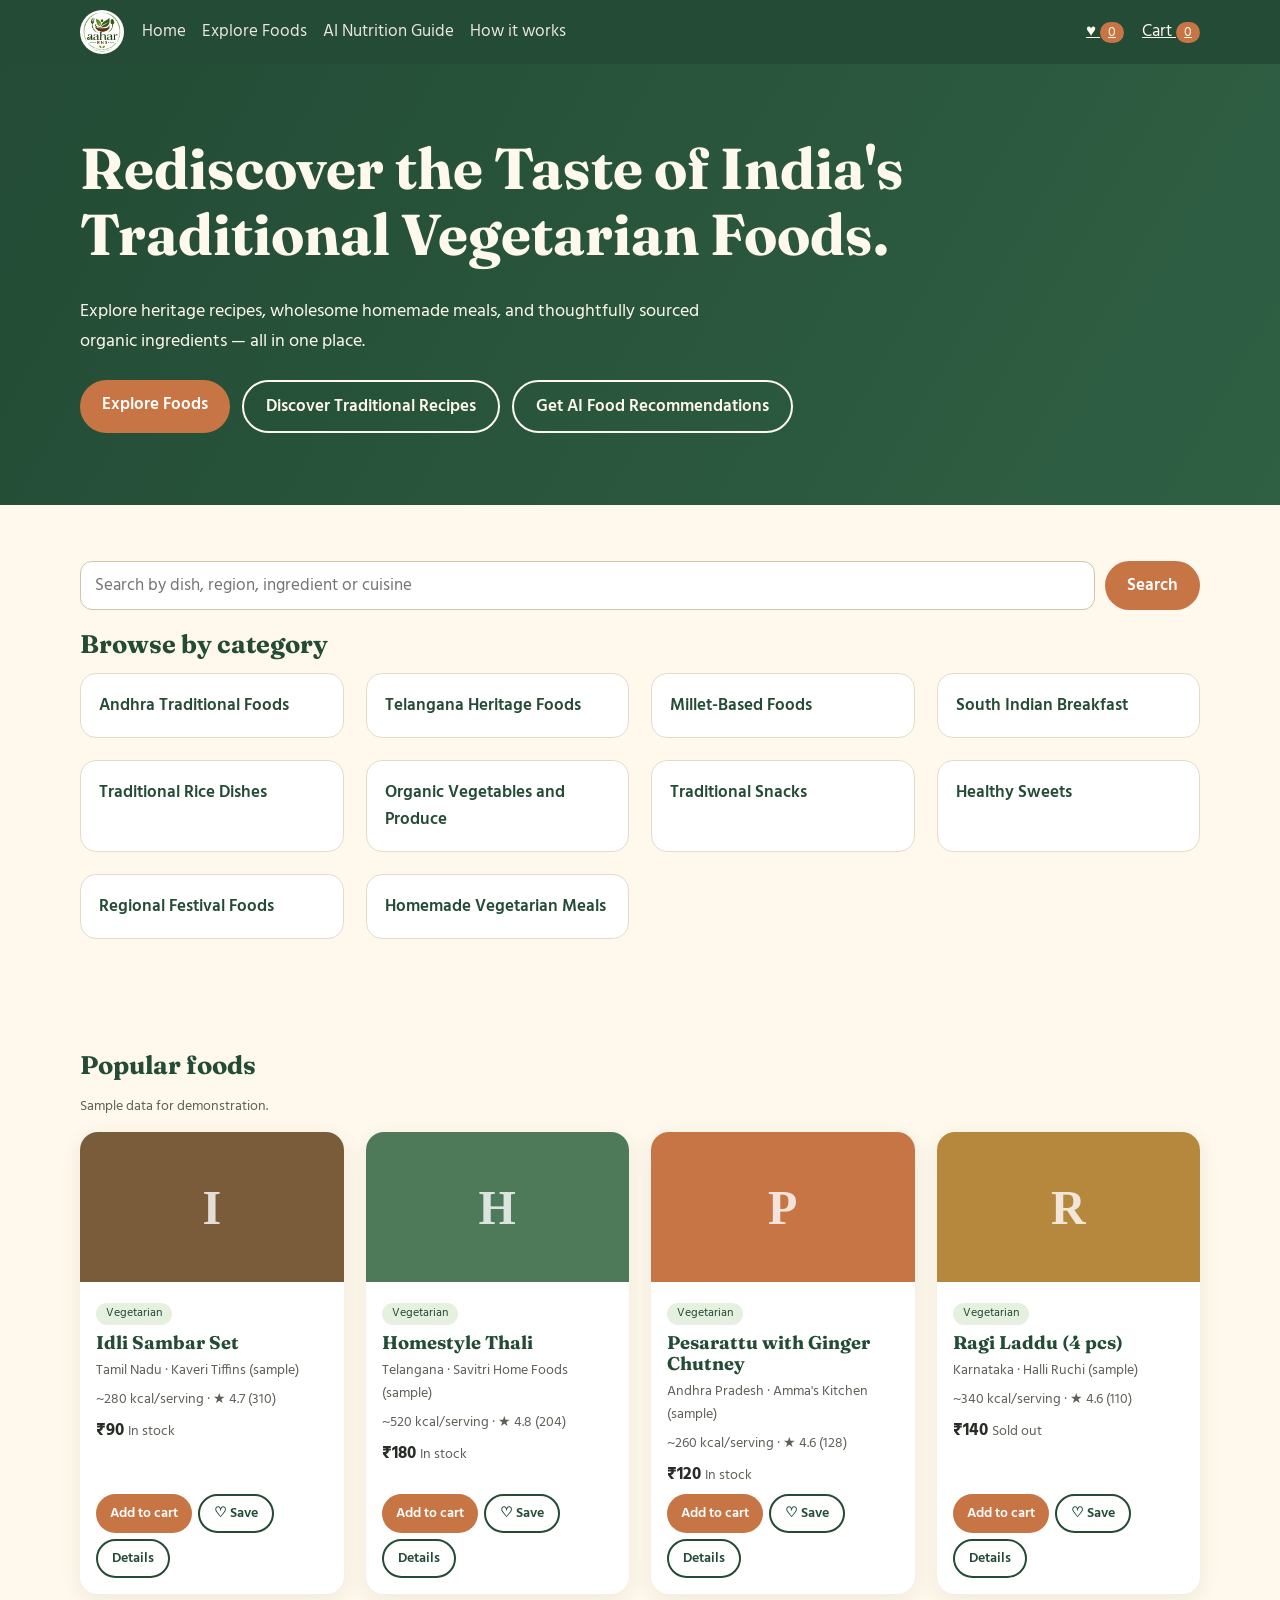
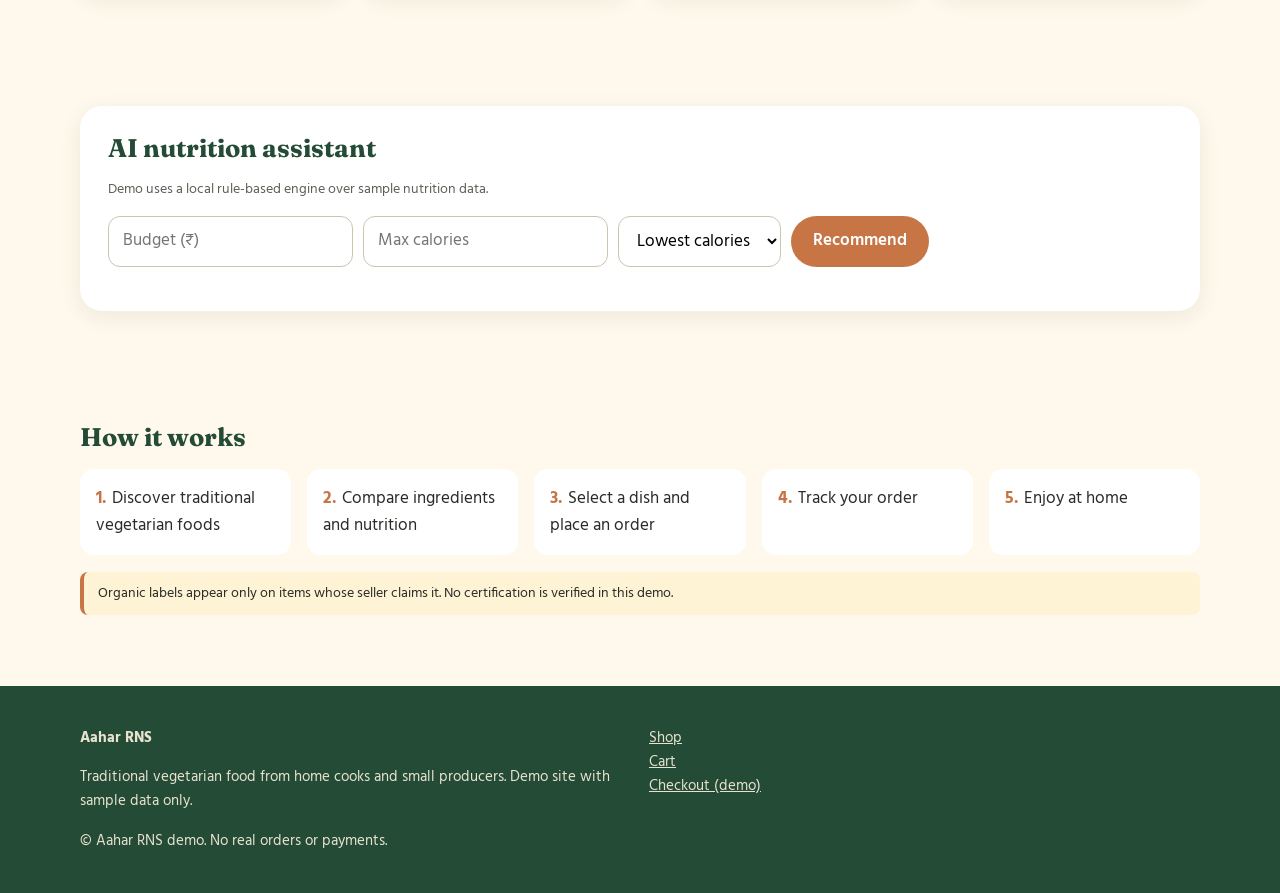
<file: index.html>
<!doctype html><html lang="en"><head><meta charset="utf-8"><meta name="viewport" content="width=device-width,initial-scale=1"><title>Home | Aahar RNS</title><meta name="description" content="Aahar RNS: traditional Indian vegetarian food with nutrition guidance (demo)."><link rel="icon" href="sources/Logo.png"><link rel="stylesheet" href="css/style.css"><link href="https://fonts.googleapis.com/css2?family=Fraunces:wght@600;700&family=Hind:wght@400;600&display=swap" rel="stylesheet"></head>
<body data-page="home"><header id="hd"></header><main><div class="hero"><div class="wrap"><h1>Rediscover the Taste of India's Traditional Vegetarian Foods.</h1><p>Explore heritage recipes, wholesome homemade meals, and thoughtfully sourced organic ingredients — all in one place.</p><div class="row"><a class="btn" href="shop.html">Explore Foods</a><a class="btn alt" href="shop.html?cat=Regional%20Festival%20Foods">Discover Traditional Recipes</a><a class="btn alt" href="#ai">Get AI Food Recommendations</a></div></div></div>
<section><div class="wrap"><form id="hs" class="bar" role="search"><input id="hq" aria-label="Search foods, regions, ingredients" placeholder="Search by dish, region, ingredient or cuisine"><button class="btn">Search</button></form><h2>Browse by category</h2><div class="grid" id="cats"></div></div></section>
<section><div class="wrap"><h2>Popular foods</h2><p class="muted">Sample data for demonstration.</p><div class="grid" id="feat"></div></div></section>
<section id="ai"><div class="wrap"><div class="ai"><h2>AI nutrition assistant</h2><p class="muted">Demo uses a local rule-based engine over sample nutrition data.</p><form id="aif"><input id="ab" type="number" placeholder="Budget (₹)" aria-label="Budget in rupees"><input id="ac" type="number" placeholder="Max calories" aria-label="Maximum calories"><select id="af" aria-label="Focus"><option value="any">Lowest calories</option><option value="protein">High protein</option><option value="fiber">High fiber</option></select><button class="btn">Recommend</button></form><div id="air"></div></div></div></section>
<section id="heritage"><div class="wrap"><h2>How it works</h2><ol class="steps"><li>Discover traditional vegetarian foods</li><li>Compare ingredients and nutrition</li><li>Select a dish and place an order</li><li>Track your order</li><li>Enjoy at home</li></ol><p class="note">Organic labels appear only on items whose seller claims it. No certification is verified in this demo.</p></div></section></main><footer id="ft"></footer><div id="toast" role="status"></div><script src="js/app.js"></script><script src="js/pages.js"></script></body></html>
</file>
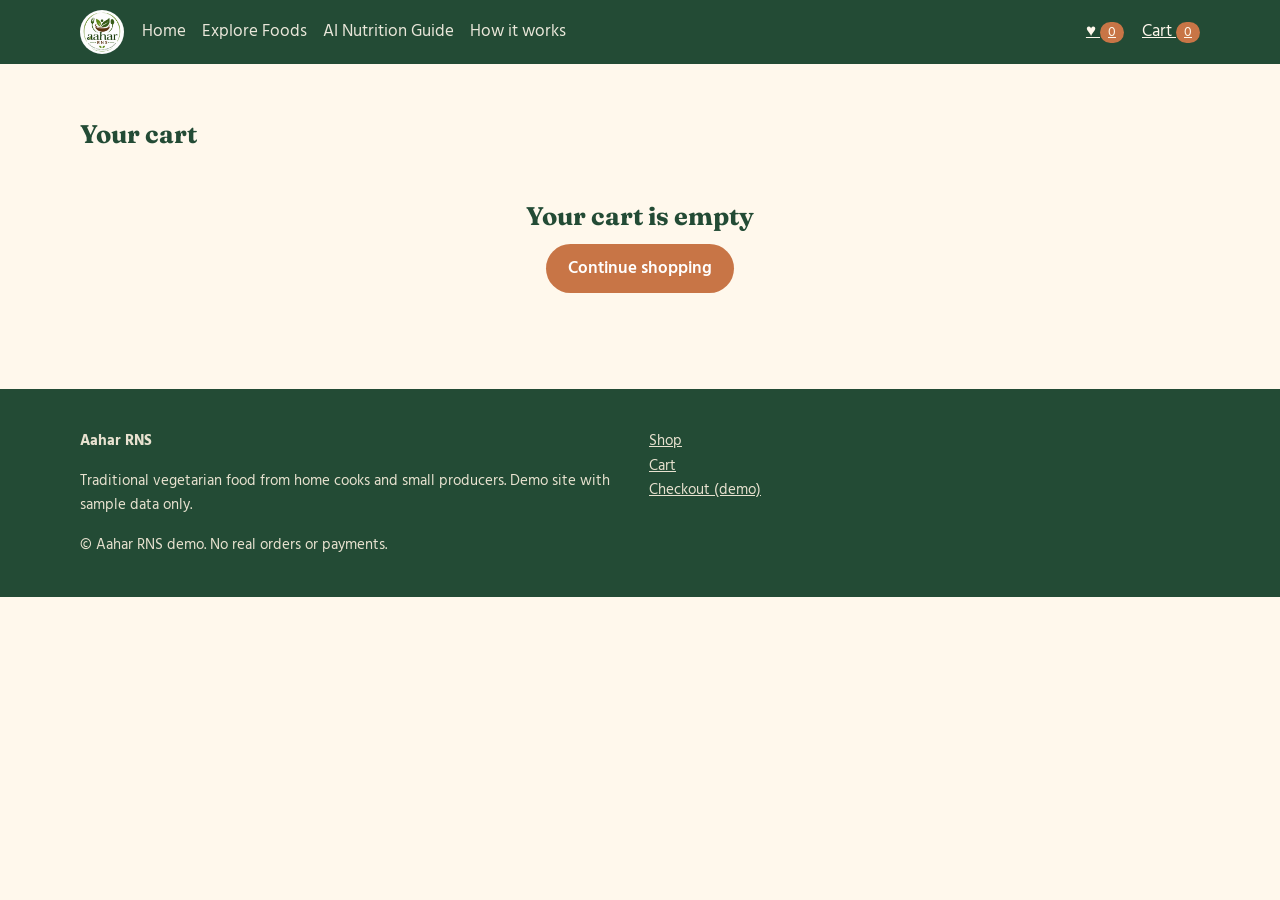
<file: cart.html>
<!doctype html><html lang="en"><head><meta charset="utf-8"><meta name="viewport" content="width=device-width,initial-scale=1"><title>Cart | Aahar RNS</title><meta name="description" content="Aahar RNS: traditional Indian vegetarian food with nutrition guidance (demo)."><link rel="icon" href="sources/Logo.png"><link rel="stylesheet" href="css/style.css"><link href="https://fonts.googleapis.com/css2?family=Fraunces:wght@600;700&family=Hind:wght@400;600&display=swap" rel="stylesheet"></head>
<body data-page="cart"><header id="hd"></header><main><section><div class="wrap"><h1>Your cart</h1><div id="ct"></div></div></section></main><footer id="ft"></footer><div id="toast" role="status"></div><script src="js/app.js"></script><script src="js/pages.js"></script></body></html>
</file>
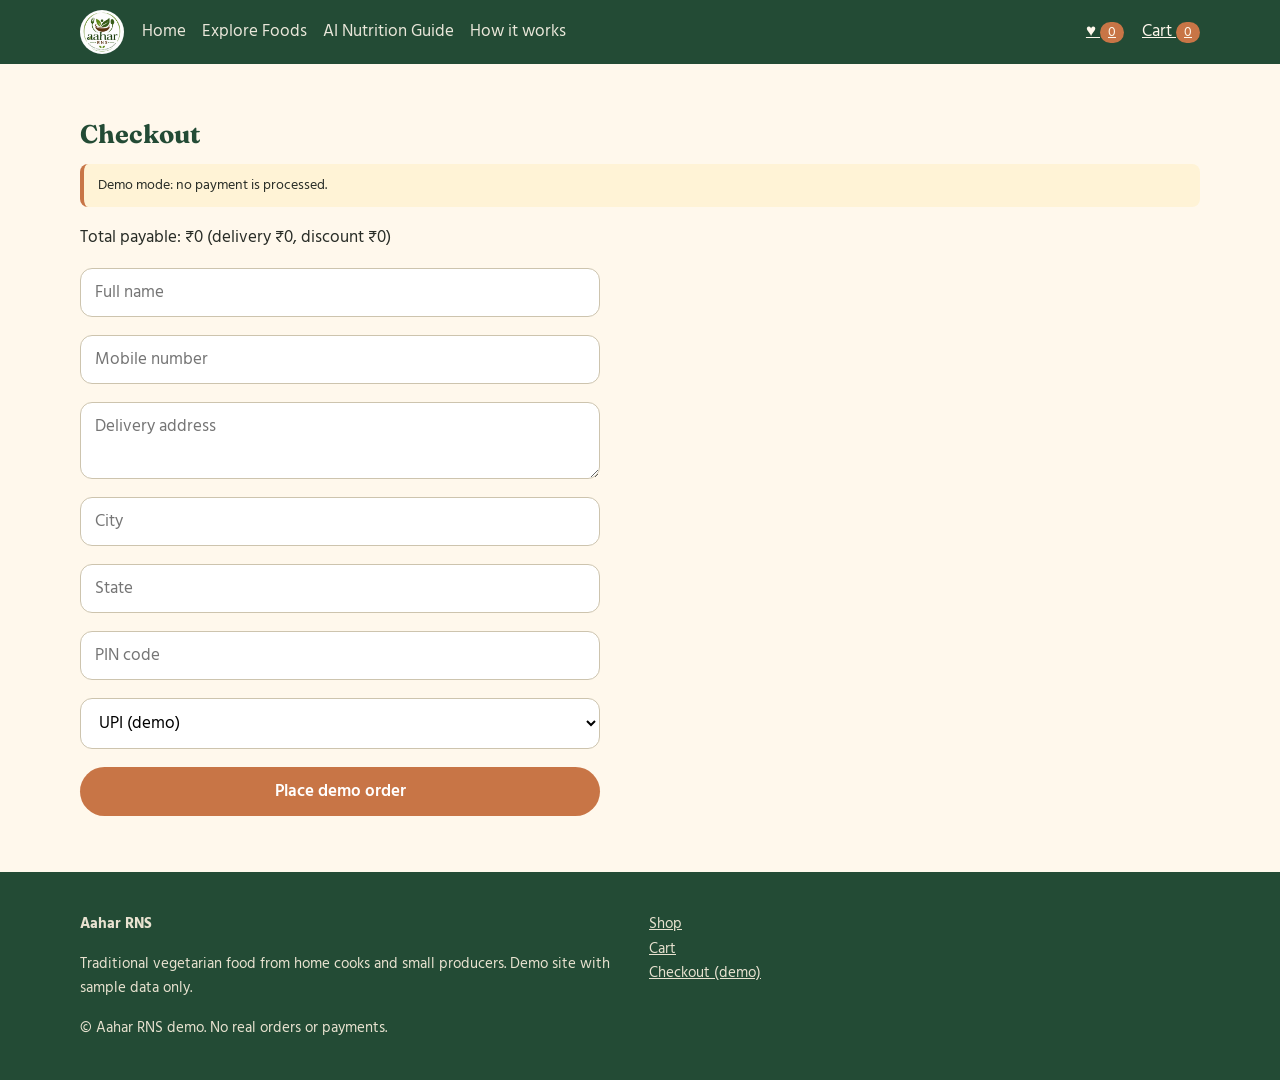
<file: checkout.html>
<!doctype html><html lang="en"><head><meta charset="utf-8"><meta name="viewport" content="width=device-width,initial-scale=1"><title>Checkout | Aahar RNS</title><meta name="description" content="Aahar RNS: traditional Indian vegetarian food with nutrition guidance (demo)."><link rel="icon" href="sources/Logo.png"><link rel="stylesheet" href="css/style.css"><link href="https://fonts.googleapis.com/css2?family=Fraunces:wght@600;700&family=Hind:wght@400;600&display=swap" rel="stylesheet"></head>
<body data-page="checkout"><header id="hd"></header><main><section><div class="wrap"><h1>Checkout</h1><p class="note">Demo mode: no payment is processed.</p><p id="sm"></p><div id="er"></div><form id="cf" class="flex" style="flex-direction:column;max-width:520px"><input name="name" required placeholder="Full name" aria-label="Full name"><input name="phone" required placeholder="Mobile number" aria-label="Mobile number"><textarea name="addr" required placeholder="Delivery address" aria-label="Delivery address"></textarea><input name="city" required placeholder="City" aria-label="City"><input name="state" required placeholder="State" aria-label="State"><input name="pin" required placeholder="PIN code" aria-label="PIN code"><select aria-label="Payment method"><option>UPI (demo)</option><option>Card (demo)</option><option>Cash on delivery (demo)</option></select><button class="btn">Place demo order</button></form></div></section></main><footer id="ft"></footer><div id="toast" role="status"></div><script src="js/app.js"></script><script src="js/pages.js"></script></body></html>
</file>
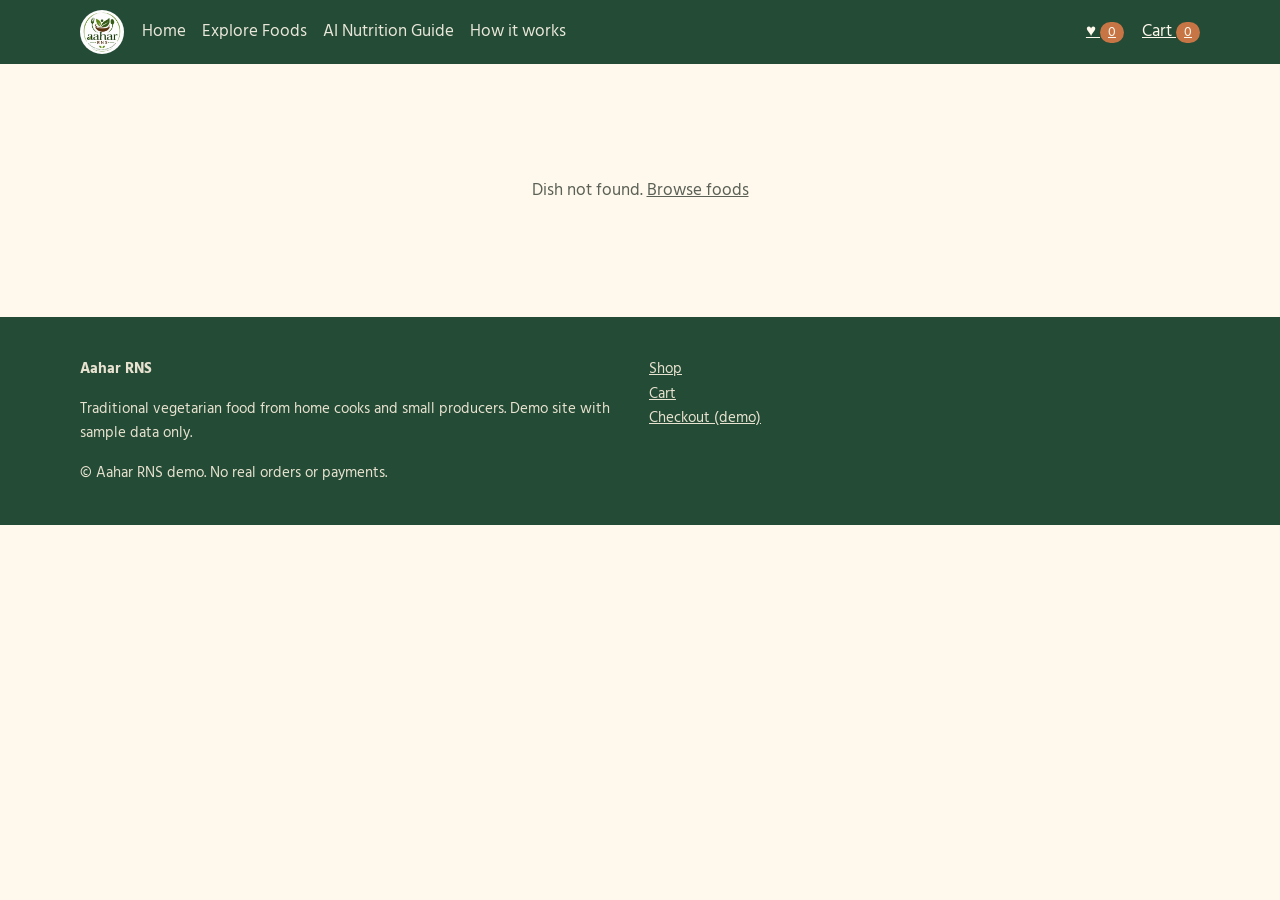
<file: product.html>
<!doctype html><html lang="en"><head><meta charset="utf-8"><meta name="viewport" content="width=device-width,initial-scale=1"><title>Dish details | Aahar RNS</title><meta name="description" content="Aahar RNS: traditional Indian vegetarian food with nutrition guidance (demo)."><link rel="icon" href="sources/Logo.png"><link rel="stylesheet" href="css/style.css"><link href="https://fonts.googleapis.com/css2?family=Fraunces:wght@600;700&family=Hind:wght@400;600&display=swap" rel="stylesheet"></head>
<body data-page="product"><header id="hd"></header><main><section><div class="wrap" id="pd"></div></section></main><footer id="ft"></footer><div id="toast" role="status"></div><script src="js/app.js"></script><script src="js/pages.js"></script></body></html>
</file>
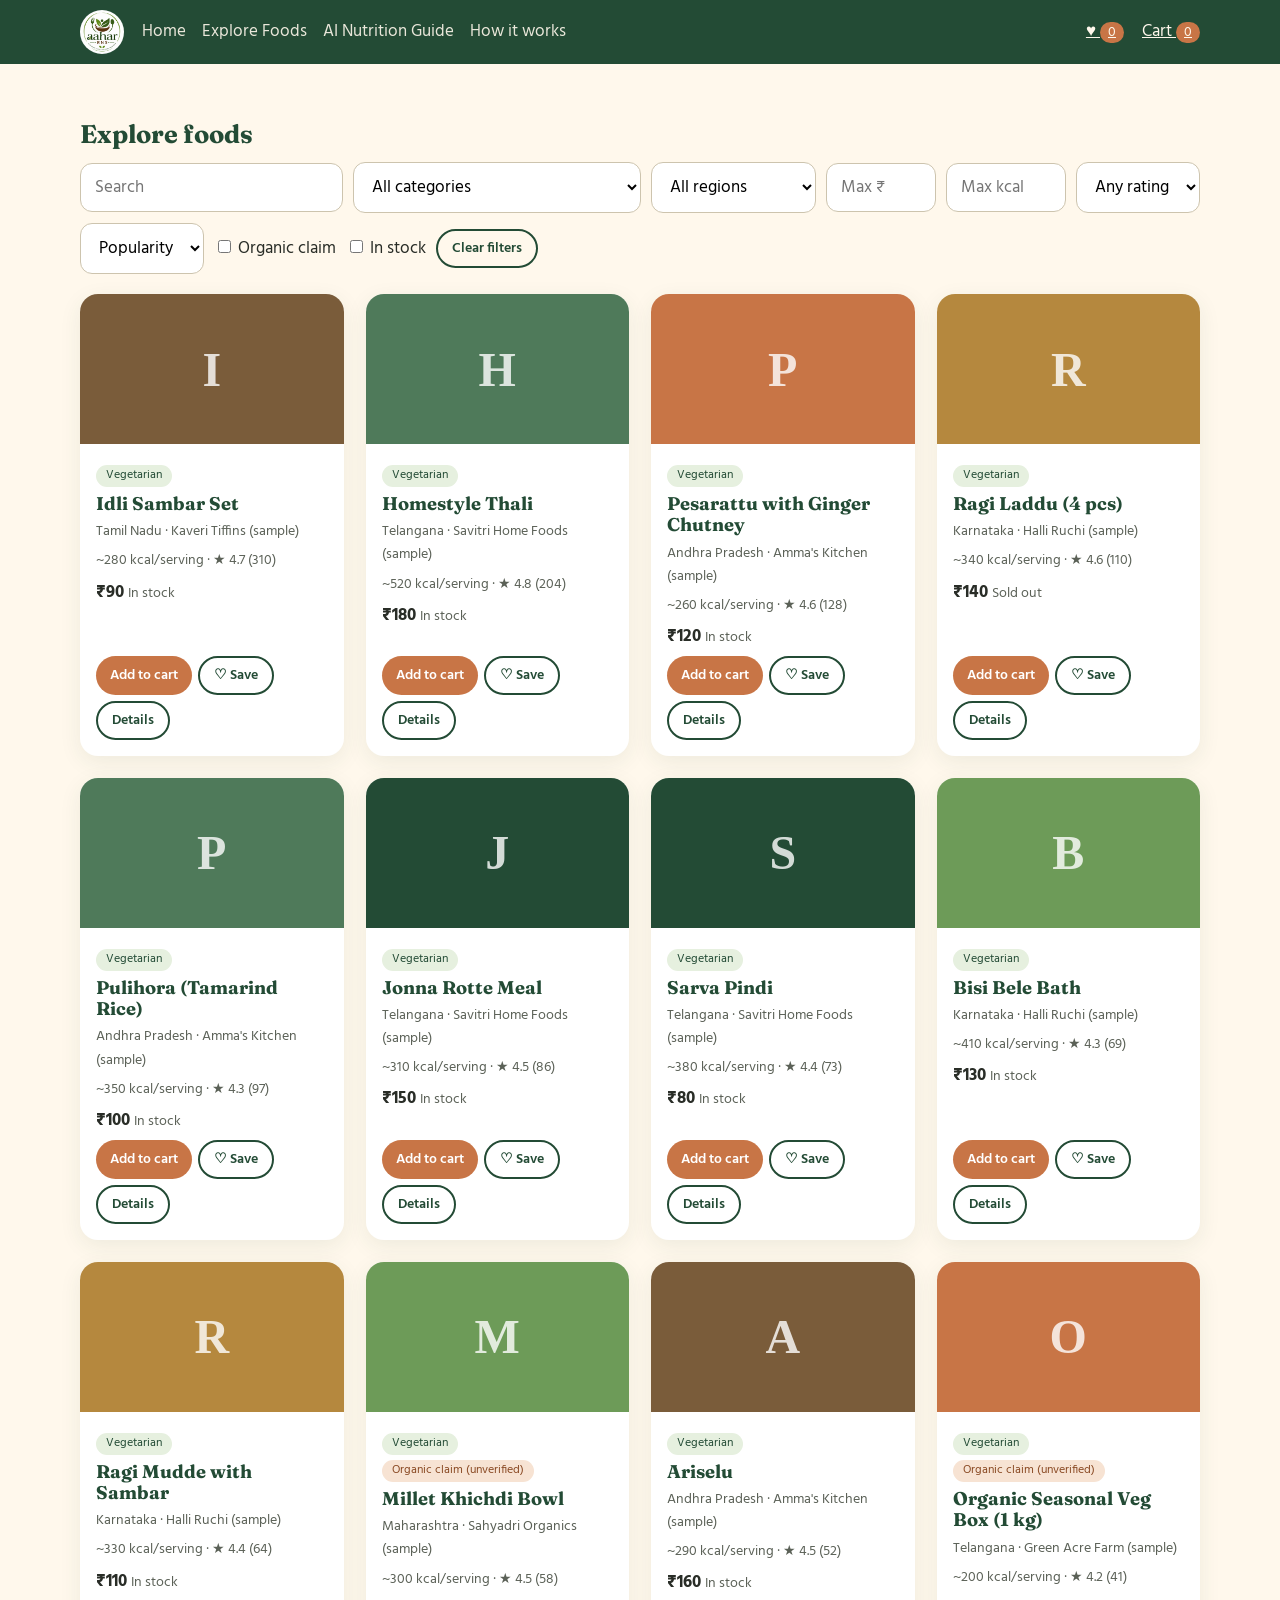
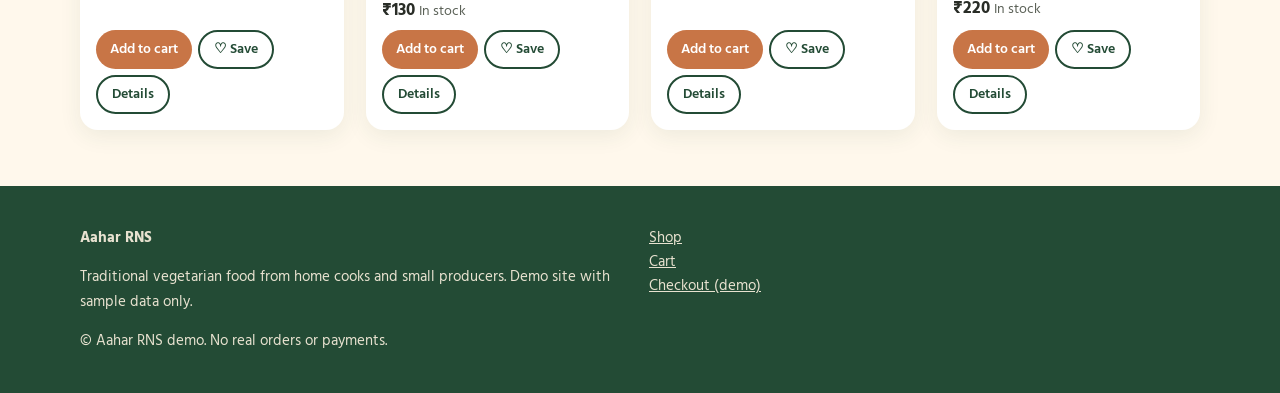
<file: shop.html>
<!doctype html><html lang="en"><head><meta charset="utf-8"><meta name="viewport" content="width=device-width,initial-scale=1"><title>Explore Foods | Aahar RNS</title><meta name="description" content="Aahar RNS: traditional Indian vegetarian food with nutrition guidance (demo)."><link rel="icon" href="sources/Logo.png"><link rel="stylesheet" href="css/style.css"><link href="https://fonts.googleapis.com/css2?family=Fraunces:wght@600;700&family=Hind:wght@400;600&display=swap" rel="stylesheet"></head>
<body data-page="shop"><header id="hd"></header><main><section><div class="wrap"><h1>Explore foods</h1><div class="bar"><input id="q" aria-label="Search" placeholder="Search"><select id="cat" aria-label="Category"><option value="">All categories</option></select><select id="reg" aria-label="Region"><option value="">All regions</option></select><input id="mx" type="number" placeholder="Max ₹" aria-label="Max price" style="max-width:110px"><input id="cl" type="number" placeholder="Max kcal" aria-label="Max calories" style="max-width:120px"><select id="rt" aria-label="Minimum rating"><option value="0">Any rating</option><option value="4">4★+</option><option value="4.5">4.5★+</option></select><select id="so" aria-label="Sort"><option value="p">Price</option><option value="" selected>Popularity</option><option value="r">Rating</option><option value="n">Newest</option></select><label><input id="og" type="checkbox"> Organic claim</label><label><input id="st" type="checkbox"> In stock</label><button id="clr" class="btn alt sm">Clear filters</button></div><div class="grid" id="res"></div></div></section></main><footer id="ft"></footer><div id="toast" role="status"></div><script src="js/app.js"></script><script src="js/pages.js"></script></body></html>
</file>
<file: css/style.css>
:root{--g:#234B35;--l:#6D9B58;--c:#FFF8EC;--t:#C87546;--d:#292D27;--w:#fff}
*{box-sizing:border-box}html{scroll-behavior:smooth}
body{margin:0;font:17px/1.6 "Hind","Segoe UI",sans-serif;color:var(--d);background:var(--c)}
h1,h2,h3,.logo{font-family:"Fraunces",Georgia,serif;line-height:1.15;margin:0 0 .5em;color:var(--g)}
a{color:inherit}:focus-visible{outline:3px solid var(--t);outline-offset:2px}
.wrap{max-width:1160px;margin:auto;padding:0 20px}
header{background:var(--g);color:var(--c);position:sticky;top:0;z-index:9}
header .wrap{display:flex;align-items:center;gap:18px;min-height:64px;flex-wrap:wrap}
.logo{display:inline-flex;align-items:center;flex:0 0 auto;font-size:1.6rem;color:var(--c);text-decoration:none;font-weight:700;margin:0}
.logo img{display:block;height:44px;width:auto;border-radius:50%}
nav{display:flex;gap:16px;flex:1;flex-wrap:wrap}nav a{text-decoration:none;opacity:.9}nav a:hover{text-decoration:underline}
.badge{background:var(--t);border-radius:99px;padding:0 8px;font-size:.85rem}
.btn{display:inline-block;border:0;border-radius:99px;padding:11px 22px;background:var(--t);color:#fff;font:inherit;font-weight:600;cursor:pointer;text-decoration:none}
.btn.alt{background:transparent;border:2px solid var(--g);color:var(--g)}.btn.sm{padding:6px 14px;font-size:.9rem}
.hero{background:linear-gradient(120deg,var(--g),#2f6044);color:var(--c);padding:72px 0}
.hero h1{color:var(--c);font-size:clamp(2rem,5vw,3.6rem);max-width:15em}.hero p{max-width:34em;font-size:1.15rem}
.hero .row{display:flex;gap:12px;flex-wrap:wrap;margin-top:24px}.hero .btn.alt{border-color:var(--c);color:var(--c)}
section{padding:56px 0}.grid{display:grid;grid-template-columns:repeat(auto-fill,minmax(250px,1fr));gap:22px}
.card{background:var(--w);border-radius:18px;box-shadow:0 6px 22px #234b3514;overflow:hidden;display:flex;flex-direction:column}
.card .body{padding:16px;display:flex;flex-direction:column;gap:6px;flex:1}
.ph{height:150px;display:grid;place-items:center;font:700 3rem Georgia,serif;color:#ffffffcc}
.tag{font-size:.78rem;border-radius:99px;padding:1px 10px;background:#e6f0df;color:var(--g);display:inline-block;margin-right:4px}
.tag.org{background:#f7e3d3;color:#8a4a24}.muted{color:#5b6157;font-size:.9rem}
.cat{padding:18px;border-radius:16px;background:var(--w);border:1px solid #e4dcc9;font-weight:600;color:var(--g);text-decoration:none}
.cat:hover{border-color:var(--t)}
.bar{display:flex;gap:10px;flex-wrap:wrap;margin-bottom:20px;align-items:center}
input,select,textarea{font:inherit;padding:10px 14px;border:1px solid #cdc4ae;border-radius:12px;background:#fff;min-width:0}
.bar input[type=text],.bar input:not([type]){flex:1;min-width:200px}
.ai{background:var(--w);border-radius:22px;padding:28px;box-shadow:0 6px 22px #234b3514}
.ai form{display:flex;gap:10px;flex-wrap:wrap;margin-bottom:16px}
.steps{display:grid;grid-template-columns:repeat(auto-fit,minmax(180px,1fr));gap:16px;padding:0;list-style:none;counter-reset:s}
.steps li{counter-increment:s;background:var(--w);padding:16px;border-radius:14px}.steps li::before{content:counter(s)".";color:var(--t);font-weight:700;margin-right:6px}
footer{background:var(--g);color:#e8e2d0;padding:40px 0;font-size:.95rem}footer a{display:block}
table{width:100%;border-collapse:collapse;background:#fff;border-radius:12px;overflow:hidden}td,th{padding:10px;border-bottom:1px solid #eee;text-align:left}
.flex{display:flex;gap:18px;flex-wrap:wrap}.col{flex:1;min-width:280px}
.note{background:#fff3d6;border-left:4px solid var(--t);padding:10px 14px;border-radius:8px;font-size:.9rem}
.empty{text-align:center;padding:40px;color:#5b6157;grid-column:1/-1}
#toast{position:fixed;bottom:20px;left:50%;transform:translateX(-50%);background:var(--g);color:#fff;padding:10px 20px;border-radius:99px;opacity:0;transition:.25s;pointer-events:none}#toast.on{opacity:1}
@media(max-width:700px){section{padding:36px 0}.logo{font-size:1.2rem}.logo img{height:36px}nav{order:3;flex:0 0 100%;width:100%;gap:10px 16px}}
@media(prefers-reduced-motion:reduce){*{transition:none!important;scroll-behavior:auto!important}}
</file>
